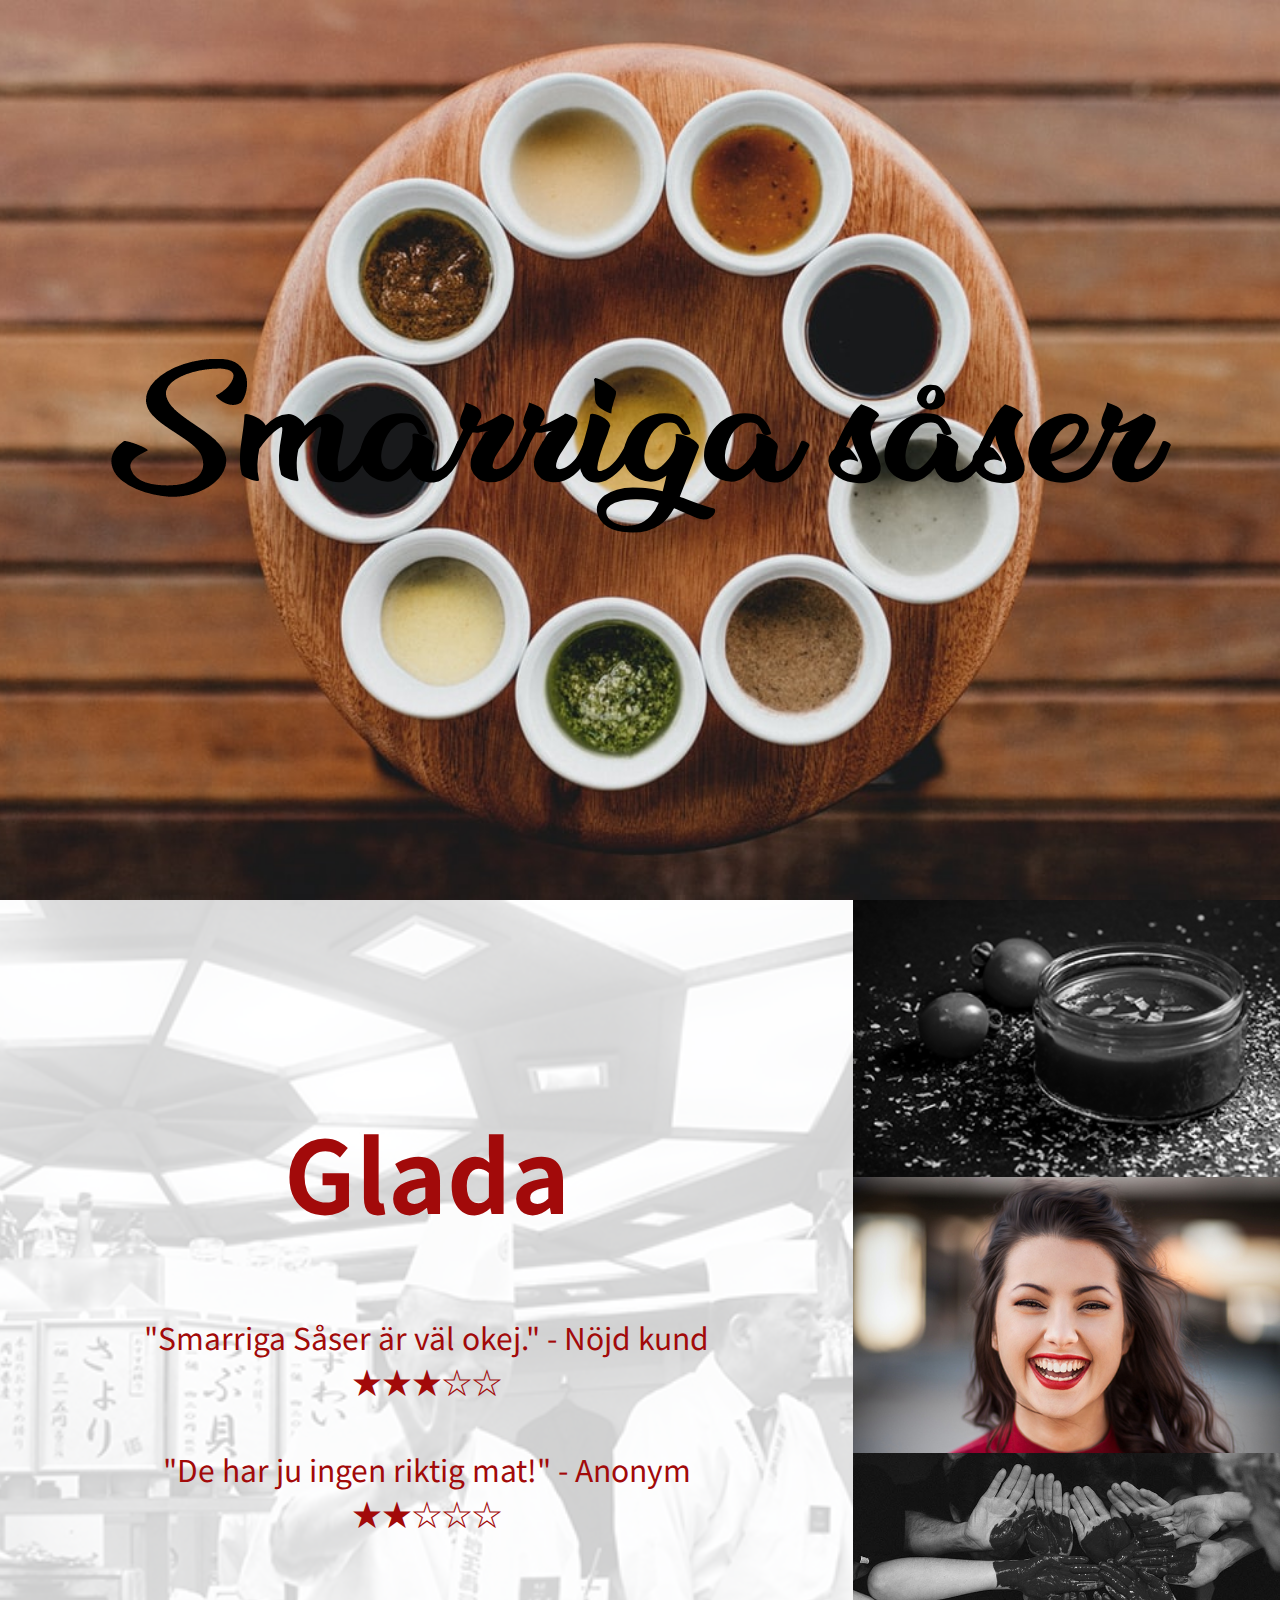
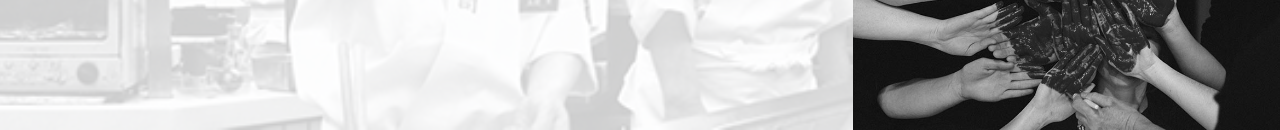
<file: index.html>
<!DOCTYPE html>
<html lang="en">
<head>
    <meta charset="UTF-8">
    <meta name="viewport" content="width=device-width, initial-scale=1.0">
    <link rel="stylesheet" href="css/style.css">
    <title>Smarriga Såser</title>
</head>
<body>
    
    <nav id="navbar">
        <ul id="nav">
            <li>
                <img src="img/logo.png" alt="logo">
            </li>
            <li id="index">
                <a href="index.html">Hem</a>
            </li>    
            <li id="menu">
                <a href="menu.html">Meny</a>
            </li>
            <li id="about">
                <a href="about.html">Om oss</a>
            </li>
        </ul>
    </nav>

    <div id="gridWrapper">
        <main id="landingPage">
            <h1 id="mainHeader"><img src="img/smarriga_saser.png" alt="Smarriga Såser"></h1>
        </main>
        
        <section id="imageGrid">
            <div class="hands" id="image-one">
                <img src="img/chefs.jpg" alt="happy chefs">
                <h2 class="hoverHeader"></h2>
                <p class=hoverP></p>
            </div>

            <div class="sauce" id="image-two">
                <img src="img/tomato_sauce.jpg" 
                    onmouseover="hoverImage('image-two'); index = 0; hovering = true;" 
                    onmouseout="hovering = false;"
                    alt = "tomato sauce">
                <h2 class="hoverHeader">Smarriga</h2>
                <p class="hoverP">
                    I vår varierade meny finner du allt från grön till suspekt till brun sås.
                    Våra såser innehåller endast ingredienser med allra högsta kvalitet,
                    vilket bidrar till deras orgasmiska smak.
                </p>
            </div>

            <div class="happyCustomer" id="image-three">
                <img src="img/happy_customer.jpg" 
                    onmouseover="hoverImage('image-three'); index = 1; hovering = true;" 
                    onmouseout="hovering = false;"
                    alt = "smiling woman">
                <h2 class="hoverHeader">Glada</h2>
                <p class="hoverP">
                    "Smarriga Såser är väl okej." - Nöjd kund
                    <br> 
                    ★★★☆☆
                <br/><br/>
                    "De har ju ingen riktig mat!" - Anonym
                    <br> 
                    ★★☆☆☆
                </p>
            </div>

            <div class="hands" id="image-four">
                <img src="img/hands.jpg" 
                    onmouseover="hoverImage('image-four'); index = 2; hovering = true;" 
                    onmouseout="hovering = false;"
                    alt = "hands forming a heart">
                <h2 id="hoverHeader">Kärleksfulla</h2>
                <p id="hoverP">
                    All sås är framtagen av våra professionella kockar med en rejäl dos kärlek.
                    Titta förbi köket och ge lite kärlek du med!
                </p>
            </div>

        </section>
         
    </div>

    <script src="js/index.js"></script>
    <script src="js/navbar.js"></script>
</body>
</html>
</file>
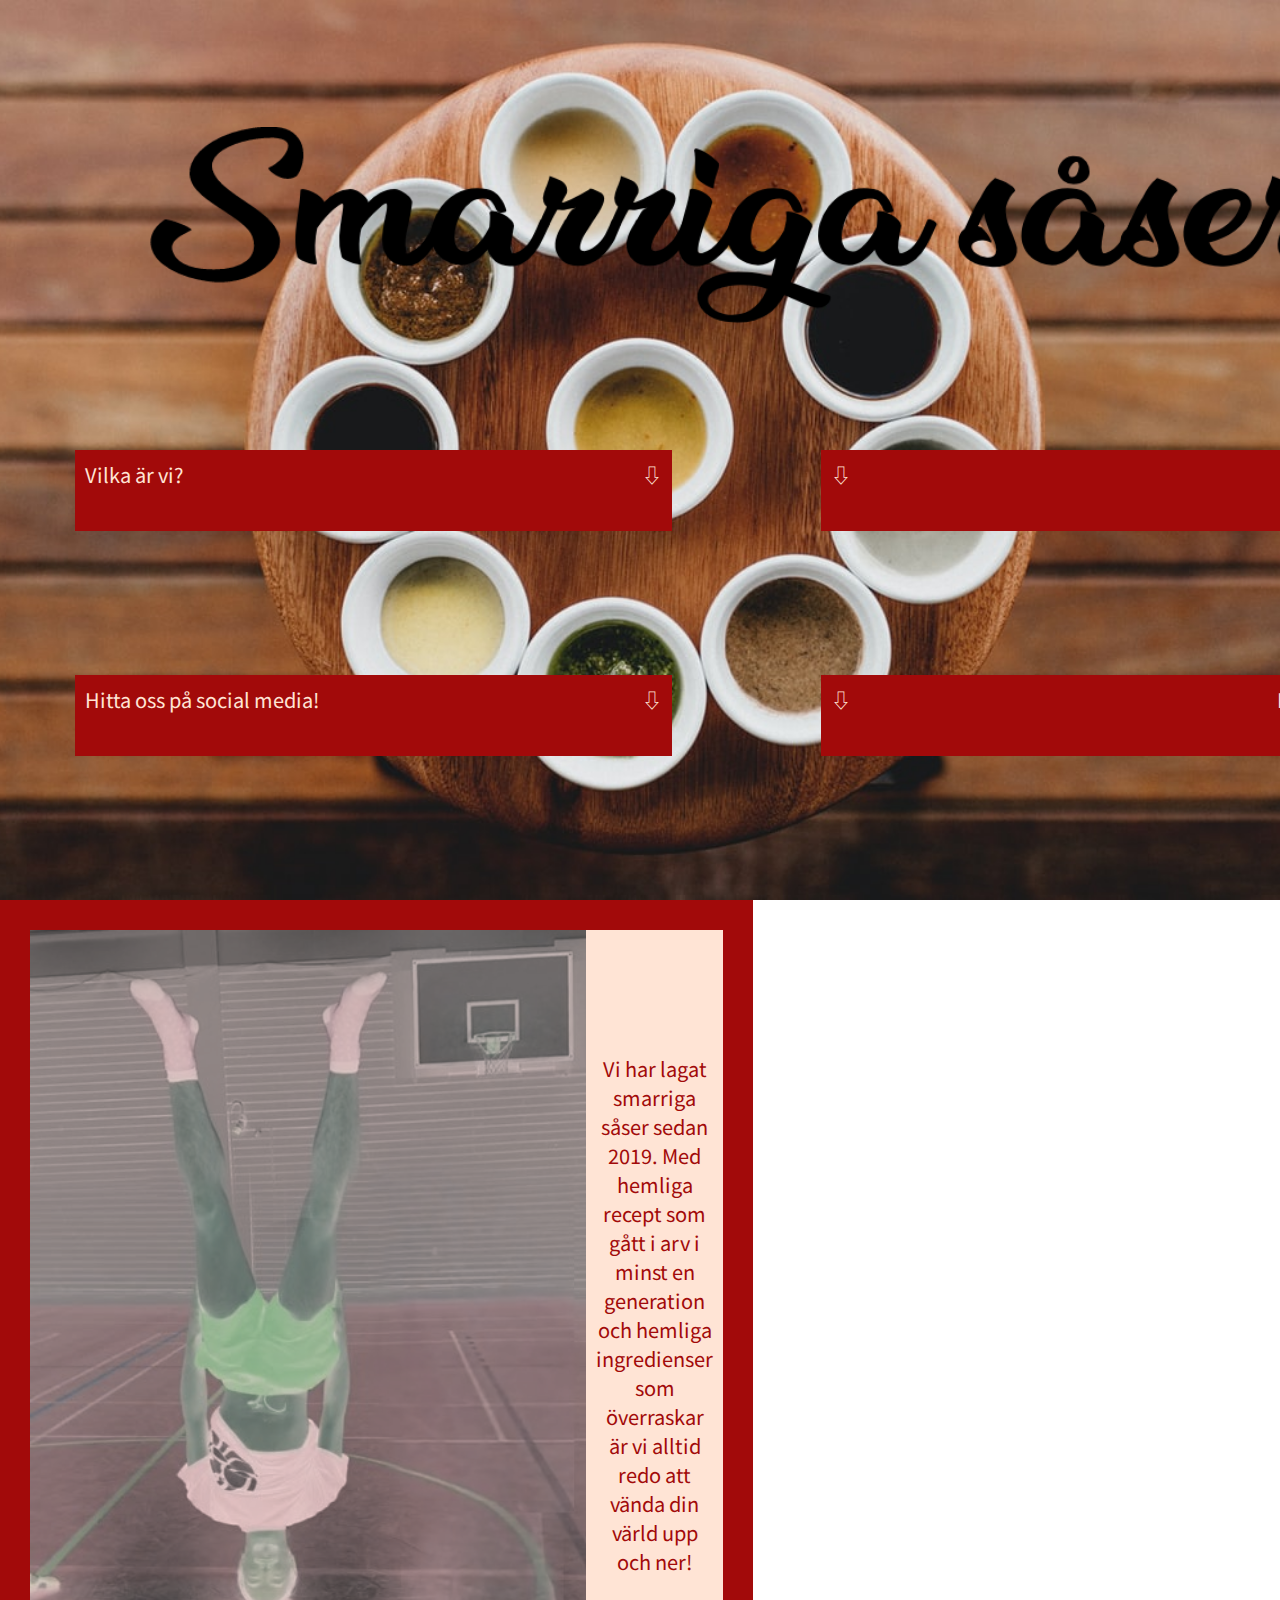
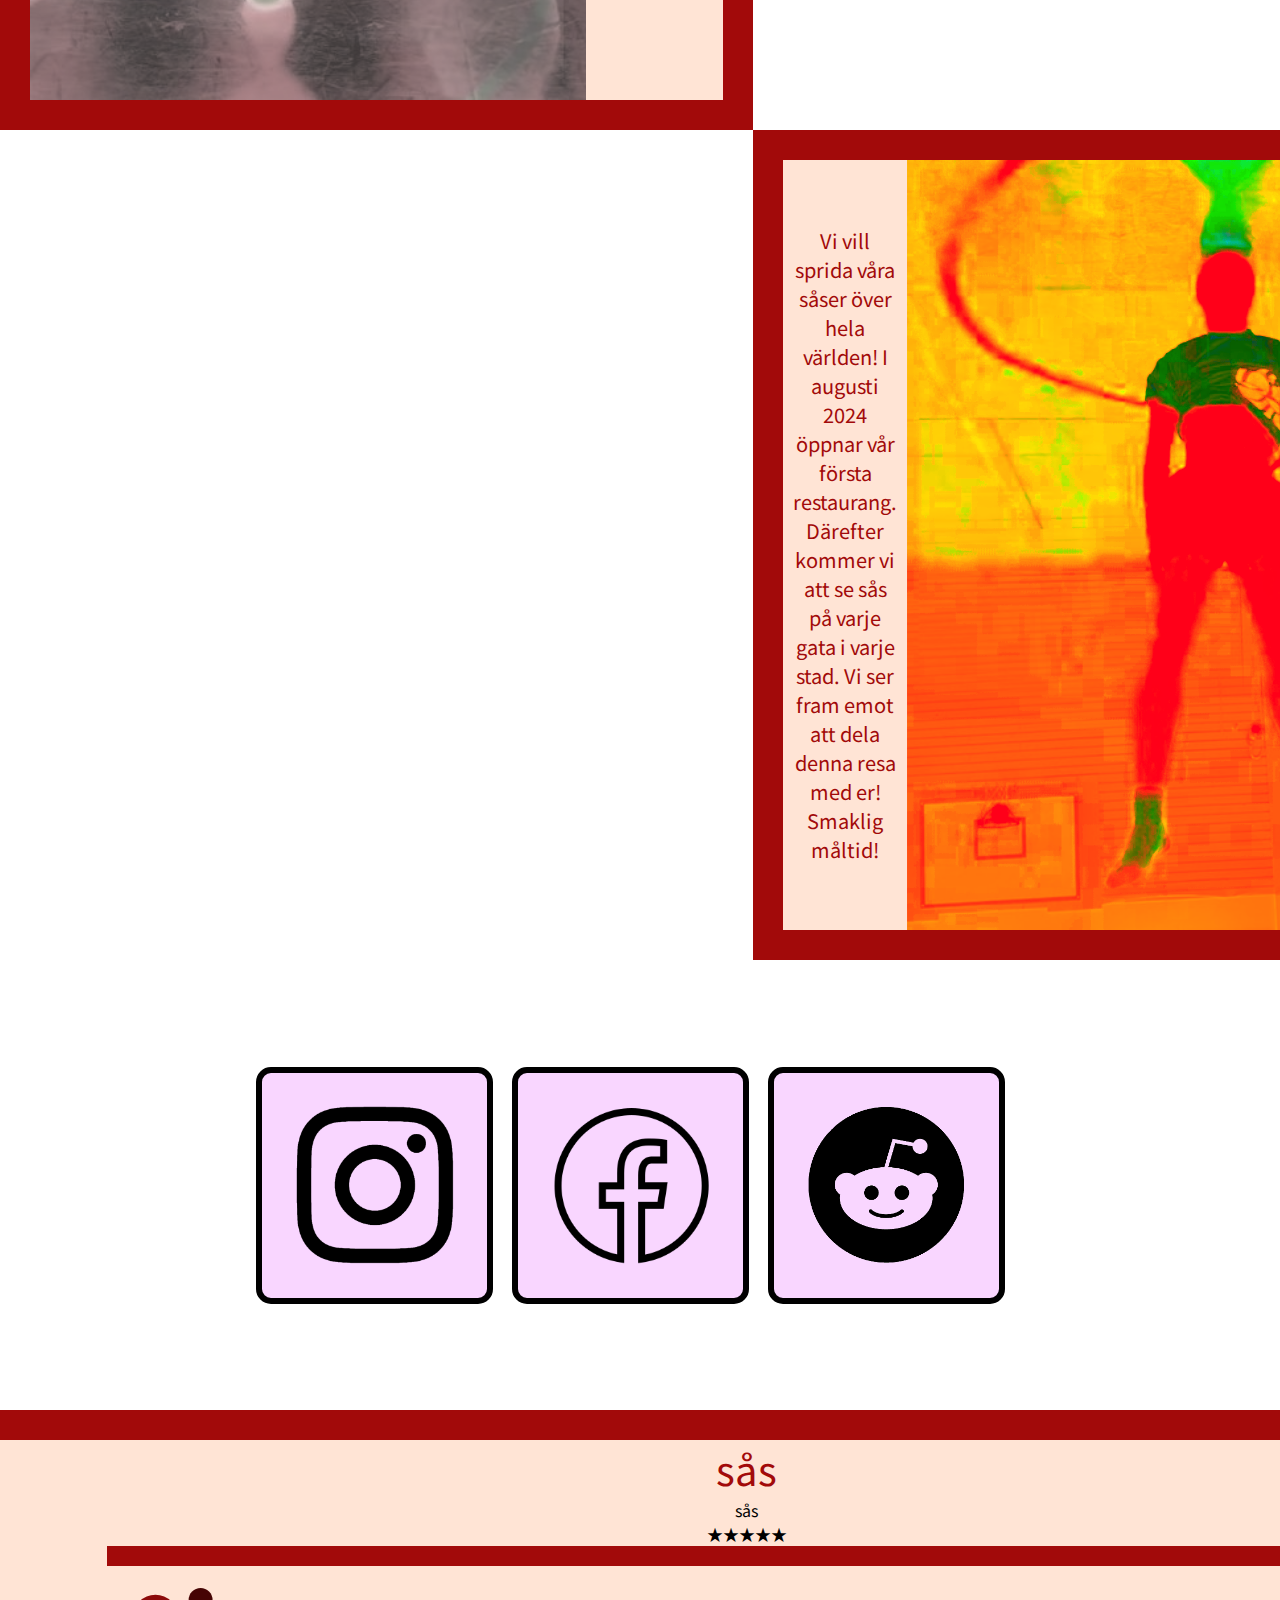
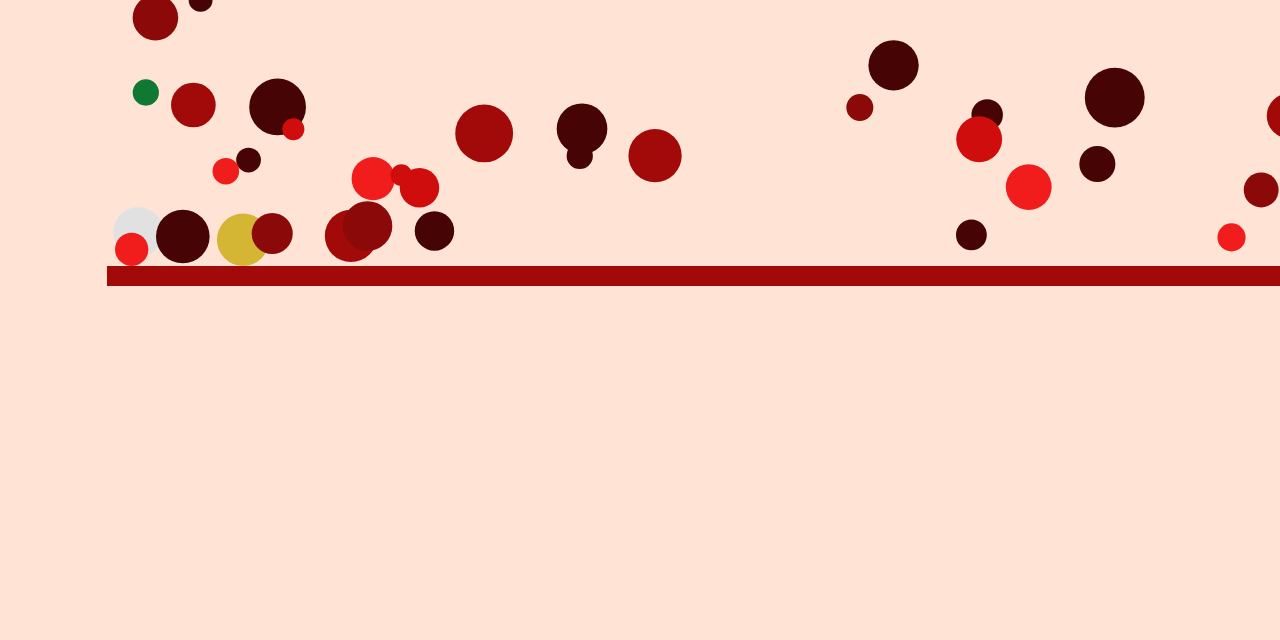
<file: about.html>
<!DOCTYPE html>
<html lang="en">
<head>
    <meta charset="UTF-8">
    <meta name="viewport" content="width=device-width, initial-scale=1.0">
    <link rel="stylesheet" href="css/style.css">
    <title>Om oss</title>
</head>
<body id="about">
    <nav id="navbar">
        <ul id="nav">
            <li>
                <img src="img/logo.png" alt="logo">
            </li>
            <li id="index">
                <a href="index.html">Hem</a>
            </li>    
            <li id="menu">
                <a href="menu.html">Meny</a>
            </li>
            <li id="link-about">
                <a href="about.html">Om oss</a>
            </li>
        </ul>
    </nav>

    <div id="aboutGridWrapper">
        <main id="landing">
            <img src="img/smarriga_saser.png" alt="Smarriga Såser">
        </main>
        <section id="links">
            <div id="who-are-we" class="link-div" onclick="scrollWho()">
                <p>Vilka är vi?</p>
                <span>&#8681;</span>
            </div>
            
            <div id="vision" class="link-div" onclick="scrollVision()">
                <span>&#8681;</span>
                <p>Vår vision</p>
            </div>
            
            <div id="social-media" class="link-div" onclick="scrollSocialMedia()">
                <p>Hitta oss på social media!</p>
                <span>&#8681;</span>
            </div>
            <div id="reviews" class="link-div" onclick="scrollReviews()">
                <span>&#8681;</span>
                <p>Nöjda kunder!</p>
            </div>

        </section>
        <aside id="who">
            <img src="img/headstand.jpg" alt="man standing on head">
            <p>
                Vi har lagat smarriga såser sedan 2019.
                Med hemliga recept som gått i arv i minst en generation
                och hemliga ingredienser som överraskar
                är vi alltid redo att vända din värld upp och ner!
            </p>
        </aside>
        <aside id="our-vision">
            <p>
                Vi vill sprida våra såser över hela världen!
                I augusti 2024 öppnar vår första restaurang. Därefter kommer
                vi att se sås på varje gata i varje stad.
                Vi ser fram emot att dela denna resa med er!
                Smaklig måltid!
            </p>
            <img src="img/headstand.jpg" alt="man standing on head">
            
        </aside>   
        <div id="our-social-media">
            
            <a href="https://www.instagram.com/smarrigasaser">
                <div id="instagram">
                    <img src="img/instagram_minimalist.png" alt="instagram logo">
                </div>
            </a>

            <a href="https://www.facebook.com/smarrigasaser">
                <div id="facebook">
                    <img src="img/facebook_minimalist.png" alt="facebook logo">
                </div>
            </a>

            <a href="https://www.reddit.com/r/smarrigasaser">
                <div id="reddit">
                    <img src="img/reddit_minimalist.png" alt="reddit logo">
                </div>
            </a>
        </div>
        <section id="our-reviews">
            <header id="review_header_1" class="review-header"></header>
            <p id="review_body_1" class="review-body"></p>
            <p id="review_stars_1"></p>
            <canvas id="review-canvas"></canvas>
        </section>

    </div>

    
    
    <script src="js/about.js"></script>
    <script src="js/navbar.js"></script>
</body>
</html>
</file>
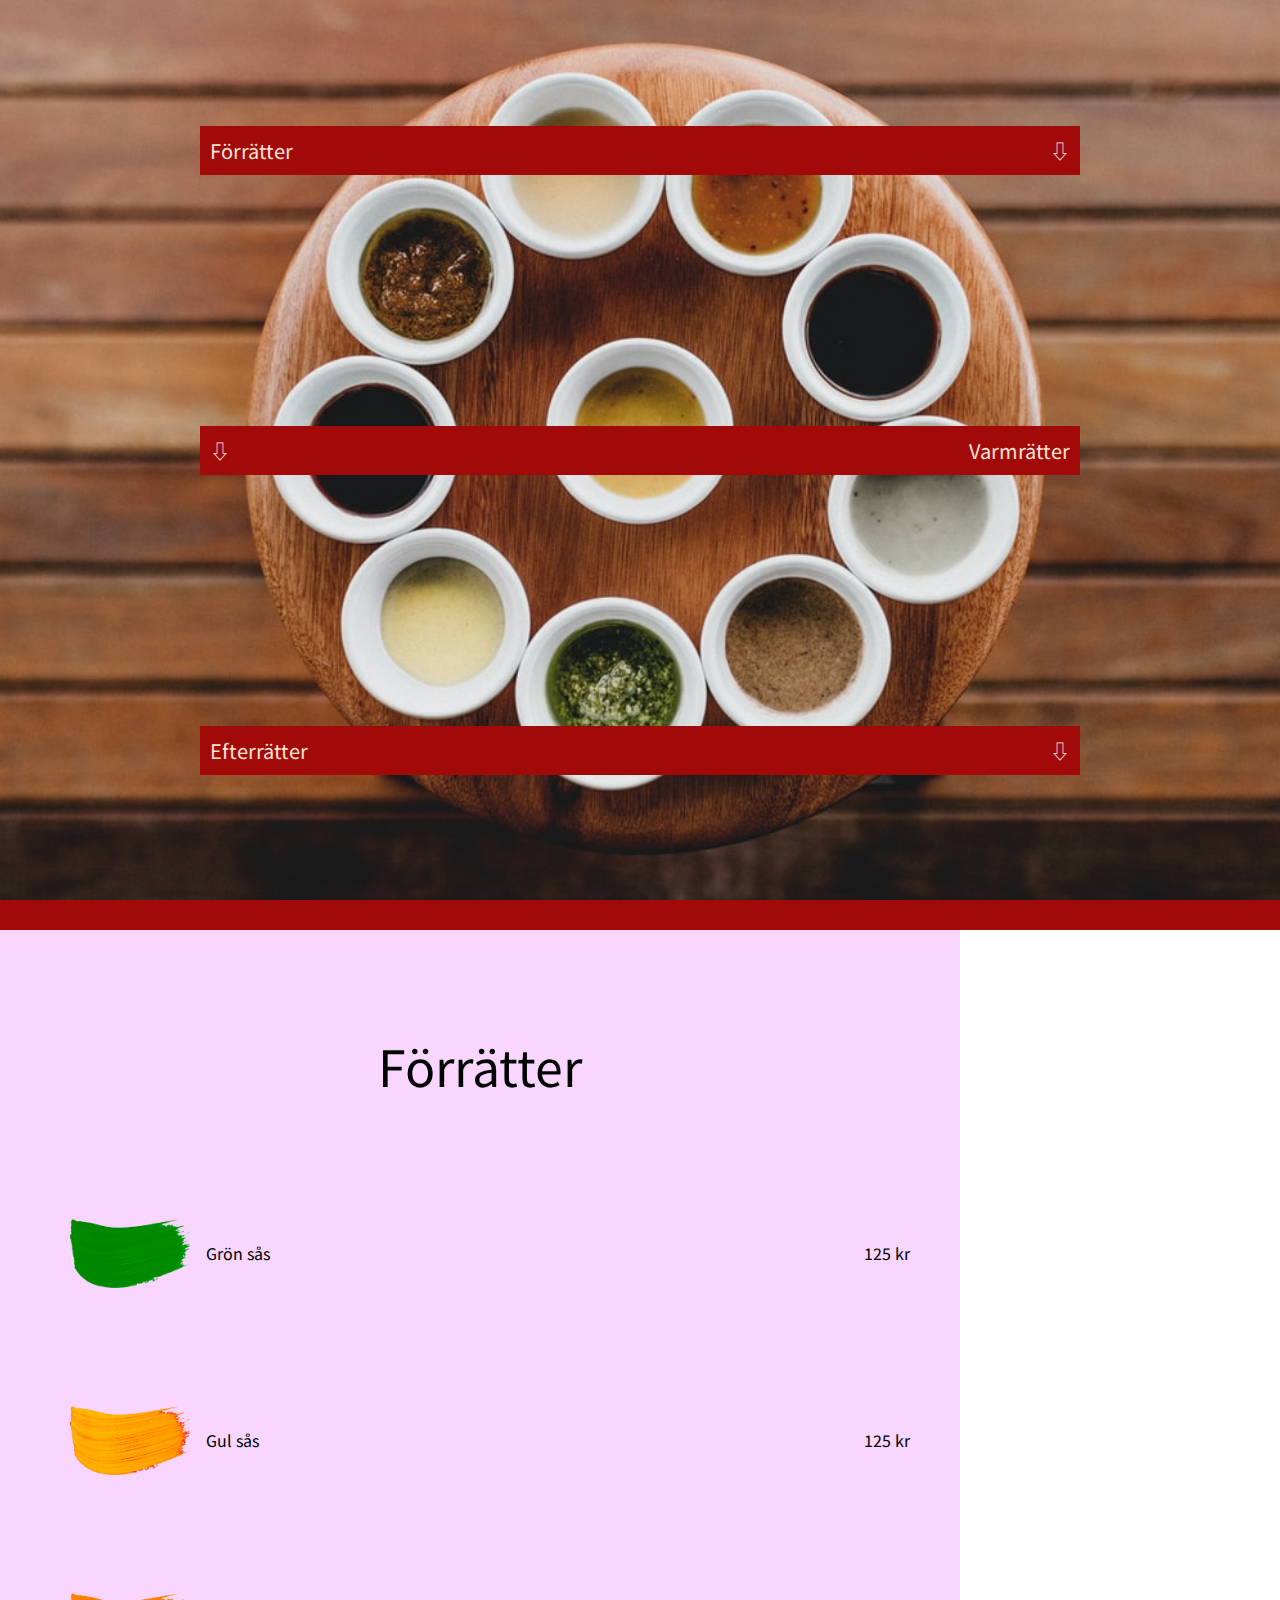
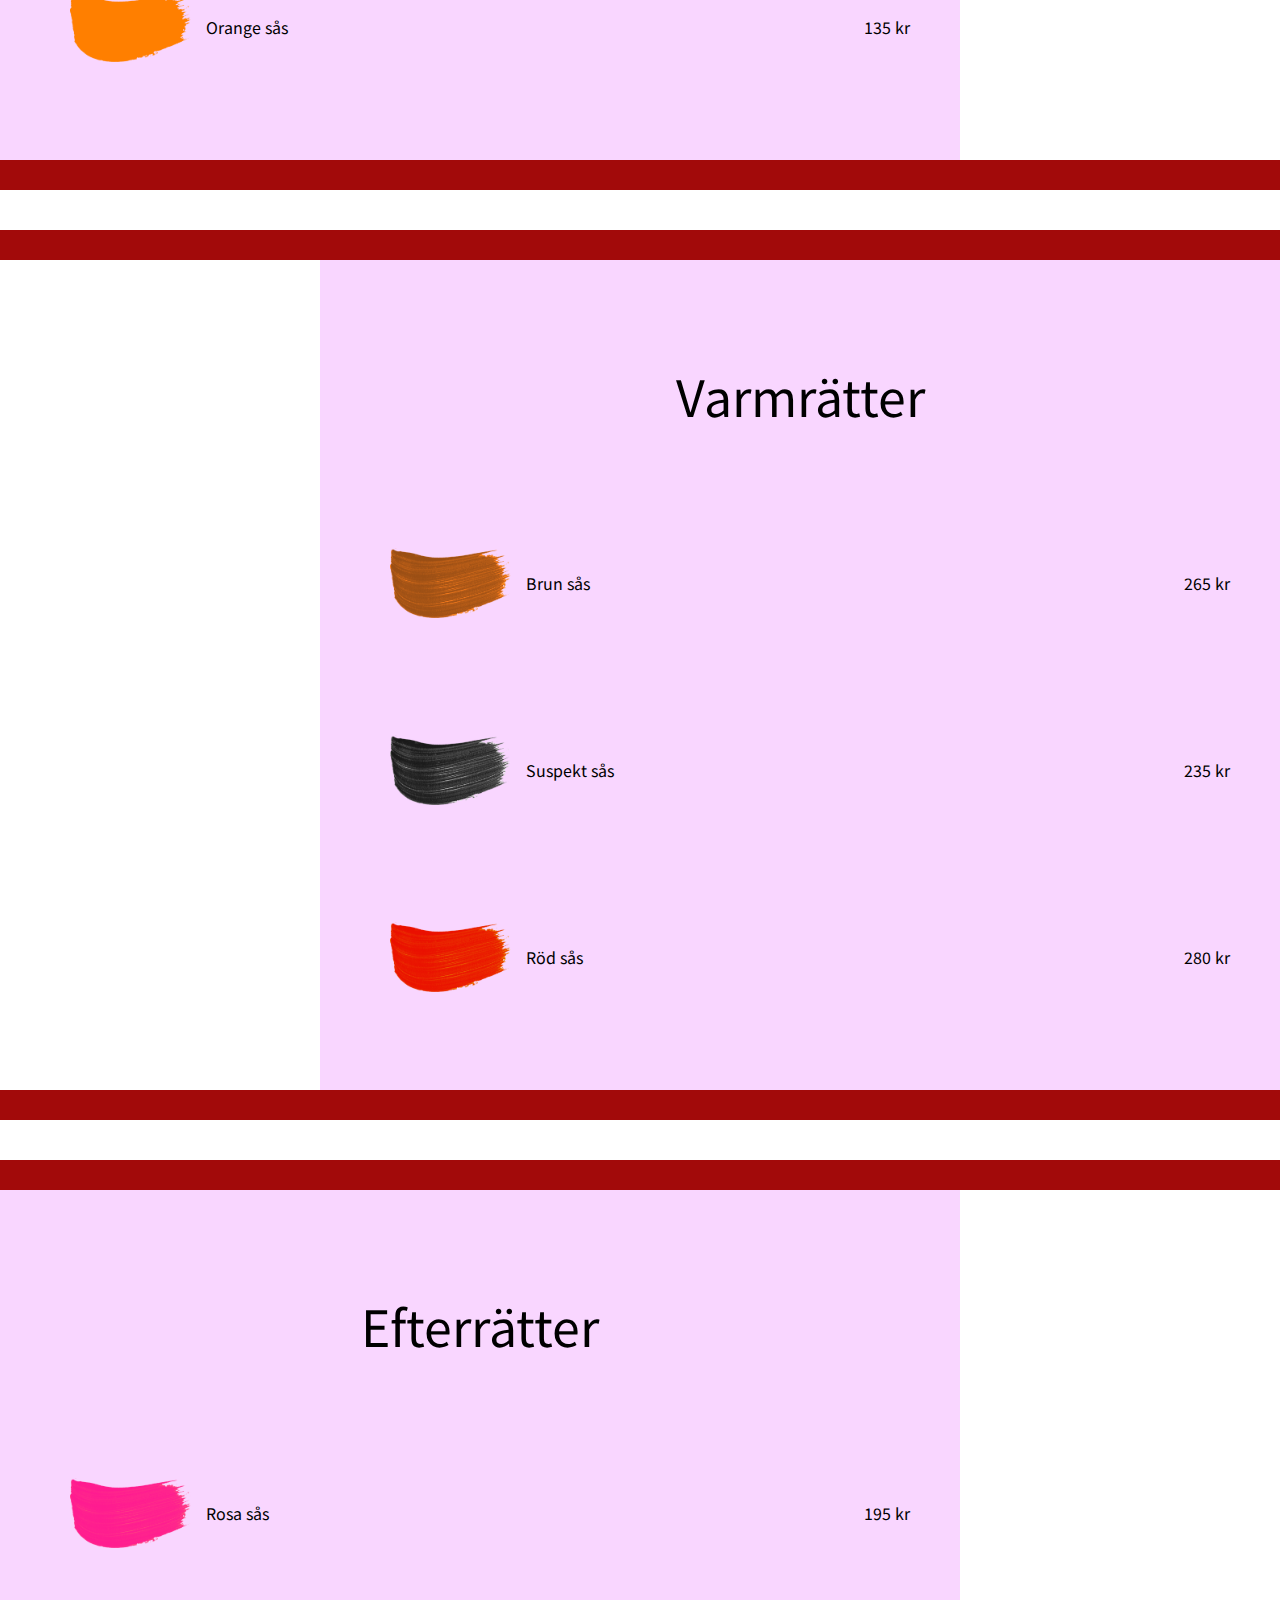
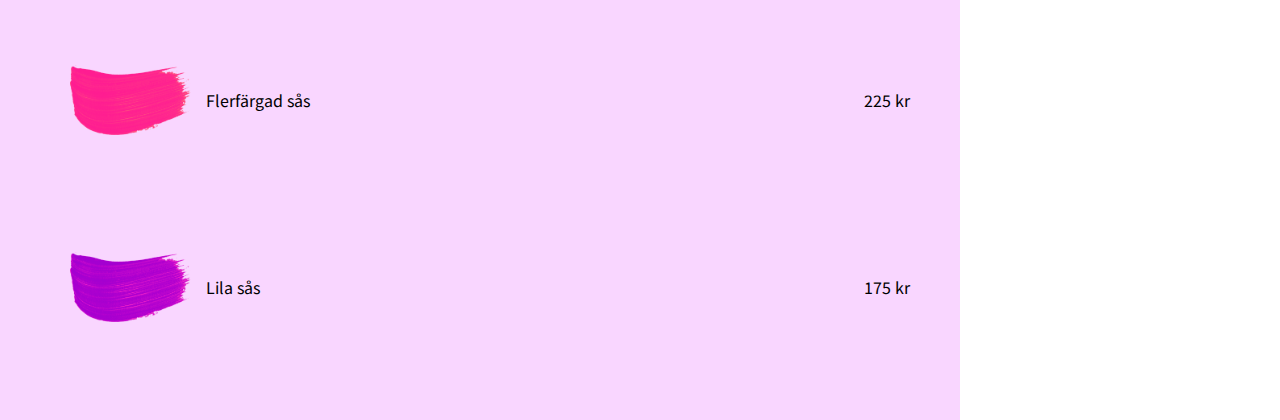
<file: menu.html>
<!DOCTYPE html>
<html lang="en">
<head>
    <meta charset="UTF-8">
    <meta name="viewport" content="width=device-width, initial-scale=1.0">
    <title>Menu</title>
    <link rel="stylesheet" href="css/style.css">
</head>
<body id="menu">
    <nav id="navbar">
        <ul id="nav">
            <li>
                <img src="img/logo.png" alt="logo">
            </li>
            <li>
                <a href="index.html">Hem</a>
            </li>    
            <li>
                <a href="menu.html">Meny</a>
            </li>
            <li>
                <a href="about.html">Om oss</a>
            </li>
        </ul>
    </nav>

    <div id="gridWrapperMenu">
        <main id="landing">
            <div id="link-apetizers" class="link-div" onclick="scrollApetizers()">
                <p>Förrätter</p>
                <span>&#8681;</span>
            </div>
            
            <div id="link-hotfood" class="link-div" onclick="scrollMaincourse()">
                <span>&#8681;</span>
                <p>Varmrätter</p>
            </div>
            
            <div id="link-afterfood" class="link-div" onclick="scrollDesert()">
                <p>Efterrätter</p>
                <span>&#8681;</span>
            </div>
            
        </main>
        <div id="break"></div>
        <div id="break2"></div>
        <div id="break3"></div>
        <section id="apetizers" class="menu-section">
            <p class="menuHeader">Förrätter</p>

            <div class="menuItem">
                <img src="img/paint_stroke_monochrome.png" id="green" alt = "green sauce">
                <p class="item">Grön sås</p>
                <p class="price">125 kr</p>
            </div>

            <div class="menuItem">
                <img src="img/paint_stroke_monochrome.png" id="yellow" alt="yellow sauce">
                <p class="item">Gul sås</p>
                <p class="price">125 kr</p>
            </div>

            <div class="menuItem">
                <img src="img/paint_stroke_monochrome.png" id="orange" alt="orange sauce">
                <p class="item">Orange sås</p>
                <p class="price">135 kr</p>
            </div>
        </section>
        <section id="hotfood" class="menu-section">
            <p class="menuHeader">Varmrätter</p>
            <div class="menuItem">
                <img src="img/paint_stroke_monochrome.png" id="brown" alt="brown sauce">
                <p class="item">Brun sås</p>
                <p class="price">265 kr</p>
            </div>

            <div class="menuItem">
                <img src="img/paint_stroke_monochrome.png" id="suspect" alt="suspect sauce">
                <p class="item">Suspekt sås</p>
                <p class="price">235 kr</p>
            </div>

            <div class="menuItem">
                <img src="img/paint_stroke_monochrome.png" id="red" alt="red sauce">
                <p class="item">Röd sås</p>
                <p class="price">280 kr</p>
            </div>
        </section>
        <section id="afterfood" class="menu-section">
            <p class="menuHeader">Efterrätter</p>
            <div class="menuItem">
                <img src="img/paint_stroke_monochrome.png" id="pink" alt="pink sauce">
                <p class="item">Rosa sås</p>
                <p class="price">195 kr</p>
            </div>

            <div class="menuItem">
                <img src="img/paint_stroke_monochrome.png" id="gradientColorSauce" alt="multicolored sauce">
                <p class="item">Flerfärgad sås</p>
                <p class="price">225 kr</p>
            </div>

            <div class="menuItem">
                <img src="img/paint_stroke_monochrome.png" id="purple" alt="purple sauce">
                <p class="item">Lila sås</p>
                <p class="price">175 kr</p>
            </div>
        </section>
    </div>
    <script src="js/navbar.js"></script>
    <script src="js/menu.js"></script>
    
</body>
</html>
</file>
<file: css/style.css>
@import url('https://fonts.googleapis.com/css2?family=Noto+Sans+JP:wght@300;500&display=swap');


* {
    margin: 0;
    font-family: 'Noto Sans JP', sans-serif;
    --color1: #a20a0a;
    --color2: #FFE4D5;
    --color3: #799351;
    --color4: #F9D6FF;   
    scroll-behavior: smooth;
}

img {
    width: 100%;
    height: 100%;
    object-fit: cover;
    object-position: center;
}

#navbar {
    z-index: 10;
    position: fixed;
    width: 100%;
    height: 70px;
    filter: opacity(0%);
    border: solid;
    border-width: 0px 0px 4px 0px;
    border-color: var(--color1);
}

#navbar ul {
    height: 100%;
    position: relative;
    list-style-type: none;
    padding: 0;
    display: flex;
}

#navbar ul li {
    flex: 1;
    text-align: center;
    background-color: var(--color2);
}

#navbar ul li {
    display: flex;
    align-items: center;
    justify-content: center;
}

#navbar ul img {
    width: auto;
    height: 60px;
    object-fit: contain;
    margin-left: 5px;
}

#navbar ul a {
    transition: color 400ms;
    display: flex;
    align-items: center;
    justify-content: center;
    width: 100%;
    height: 100%;
    text-decoration: none;
    color: #090909;
}

#navbar ul a:hover {
    color: var(--color1);
}

#gridWrapper {
    display: grid;
    grid-template-rows: 100vh calc(100vh - 70px);
    max-width: 100%;
}

#gridWrapper #landingPage {
    background-image: url("../img/sauce_bigresolution.jpg");
    background-position: center;
    background-size: cover;
    background-attachment: fixed;
    display: flex;
    align-items: center;
    justify-content: space-around;
}

@keyframes dropshadow-color {
    0% {
        filter: drop-shadow(5px 5px 5px var(--color1));
    }
    20% {
        filter: drop-shadow(5px 5px 5px var(--color2));
    }
    40% {
        filter: drop-shadow(5px 5px 5px var(--color3));
    }
    60% {
        filter: drop-shadow(5px 5px 5px var(--color4));
    }
    80% {
        filter: drop-shadow(5px 5px 5px var(--color2));
    }
    100% {
        filter: drop-shadow(5px 5px 5px var(--color1));
    }
}

#gridWrapper #landingPage #mainHeader {
    animation: dropshadow-color;
    animation-duration: 10s;
    animation-iteration-count: infinite;
}

#gridWrapper #about {
    display: grid;
    grid-template-columns: 1fr 1fr;
}

#gridWrapper #about #section-left {
    background-color: var(--color2);
}

#gridWrapper #about #section-right {
    background-color: var(--color4);
}


/* Image grid */
#gridWrapper #imageGrid {
    display: grid;
    grid-template-columns: 2fr 1fr;
    grid-template-rows: 1fr 1fr 1fr;

    grid-template-areas: 
    "a1 a2"
    "a1 a3"
    "a1 a6";

}

#imageGrid #image-one h2 {
    z-index: 8;
    color: black;
    font-size: 100px;
    position: absolute;
    top: 50%;
    left: 50%;
    transform: translate(-50%, -150%);
    color: var(--color1);
}

#imageGrid #image-one p {
    width: 50vw;
    z-index: 8;
    color: black;
    font-size: 30px;
    position: absolute;
    top: 50%;
    left: 50%;
    transform: translate(-50%, -0%);
    color: var(--color1);
}

#gridWrapper #imageGrid div {
    overflow: hidden;
}

#gridWrapper #imageGrid img {
    transition: filter 0.5s;
    filter: grayscale(1) opacity(0.5);
}

#imageGrid #image-one {
    grid-area: a1;
    text-align: center;
    position: relative;
}

#gridWrapper leg {
    background-color: var(--color2);
    display: flex;
    align-items: center;
    justify-content: space-around;
    font-size: 30px;
}


#gridWrapper #footer {
    display: flex;
    justify-content: space-evenly;
}

#gridWrapper #footer div {
    flex: 1;
}


/* menu */

#menu #gridWrapperMenu {
    transition: background-image 1s;
    display: grid;
    grid-template-rows: 100vh 30px repeat(2, calc(100vh - 70px) 100px) calc(100vh - 70px);
    grid-template-columns: 1fr 2fr 1fr;
    grid-template-areas: 
        "la la la"
        "br br br"
        "fr fr qq"
        "aa aa aa"
        "b2 vr vr"
        "bb bb bb"
        "er er b3"
    ;
    background-position: center;
    background-size: cover;
    background-attachment: fixed;
    background-image:
    linear-gradient(black, white),
    url("../img/sauce_bigresolution.jpg")
    ;
    background-blend-mode: saturation;
    max-width: 100%;
}

#menu #gridWrapperMenu #landing {
    grid-area: la;
    display: flex;
    flex-direction: column;
    height: 100%;
    justify-content: space-around;
    align-items: center;
    background-position: center;
    background-size: cover;
    background-attachment: fixed;
    background-image: url("../img/sauce_bigresolution.jpg"); 
}

#menu #gridWrapperMenu #break {
    grid-area: br;
    background-color: var(--color1);
}

#menu #gridWrapperMenu #break3, #menu #gridWrapperMenu #break2 {
    border: solid;
    border-width: 30px 0px;
    border-color: var(--color1);
    background-position: center;
    background-size: cover;
    background-attachment: fixed;
    background-image: url("../img/sauce_bigresolution.jpg"); 
}

#menu #gridWrapperMenu #break3 {
    grid-area: aa;
}

#menu #gridWrapperMenu #break2 {
    grid-area: bb;
}

#menu #gridWrapperMenu #landing a {
    text-decoration: none;
}

#menu #gridWrapperMenu #landing .link-div, #about #aboutGridWrapper #links .link-div {
    transition: color, background-color 0.2s;
    display: flex;
    flex-direction: row;
    font-size: 20px;
    width: calc(100vw - 400px);
    background-color: var(--color1);
    color: var(--color2);
}

.link-div#link-hotfood {
    text-align: right;
}

.link-div * {
    padding: 10px;
}

#menu #gridWrapperMenu #landing .link-div p, #about #aboutGridWrapper #links .link-div p {
    flex: 1;
}

#menu #gridWrapperMenu #landing .link-div:hover, #about #aboutGridWrapper #links .link-div:hover {
    color: var(--color1);
    background-color: var(--color2);
}

#menu section#apetizers {
    grid-area: fr;
    background-color: var(--color4);
}

#menu section#hotfood {
    grid-area: vr;
    background-color: var(--color4);
}

#menu section#afterfood {
    grid-area: er;
    background-color: var(--color4);
}

#menu .menu-section {
    display: flex;
    flex-direction: column;
    justify-content: space-around;
    padding-bottom: 40px;
}

.menu-section .menuItem {
    display: flex;
    justify-content: space-evenly;
    align-items: center;
}

.menu-section .menuHeader {
    margin-top: 40px;
    text-align: center;
    font-size: 50px;
}

.menu-section .menuItem p.item {
    width: 300px;
    margin: 15px;
}

.menu-section .menuItem p.price {
    flex: 2;
    text-align: right;
    margin-right: 50px;
}

.menu-section .menuItem img {
    object-fit: fill;
    height: 70px;
    width: auto;
    margin-left: 70px;
}

/* Bra verktyg för att hitta rätt filter för rätt färg: https://codepen.io/sosuke/pen/Pjoqqp */
/* Bra verktyg för att hitta nice hex-koder: https://www.color-hex.com/color-names.html */
.menu-section .menuItem img#green {
    filter: invert(25%) sepia(89%) saturate(6711%) hue-rotate(122deg) brightness(96%) contrast(107%);
}

.menu-section .menuItem img#yellow {
    filter: invert(93%) sepia(42%) saturate(5597%) hue-rotate(355deg) brightness(108%) contrast(107%);
}

.menu-section .menuItem img#orange {
    filter: invert(50%) sepia(82%) saturate(2224%) hue-rotate(0deg) brightness(105%) contrast(101%);
}

.menu-section .menuItem img#brown {
    filter: invert(30%) sepia(8%) saturate(5499%) hue-rotate(347deg) brightness(98%) contrast(94%);
}

.menu-section .menuItem img#red {
    filter: invert(15%) sepia(85%) saturate(3932%) hue-rotate(354deg) brightness(85%) contrast(119%);
}

.menu-section .menuItem img#pink {
    filter: invert(25%) sepia(95%) saturate(5355%) hue-rotate(317deg) brightness(104%) contrast(101%);
}

.menu-section .menuItem img#gradientColorSauce {
    transition: filter 10ms;
    filter: invert(15%) sepia(85%) saturate(3932%) hue-rotate(354deg) brightness(85%) contrast(119%);
}

.menu-section .menuItem img#purple {
    filter: invert(20%) sepia(88%) saturate(4341%) hue-rotate(278deg) brightness(77%) contrast(138%);
}


/* about */

#about #aboutGridWrapper {
    display: grid;
    grid-template-rows: 50vh 50vh calc(100vh - 70px) calc(100vh - 70px) 50vh calc(100vh - 70px);
    grid-template-columns: 1fr 1fr;
    grid-template-areas: 
        "la la"
        "li li"
        "wh aa"
        "bb vi"
        "so so"
        "re re"
    ;
    background-position: center;
    background-size: cover;
    background-attachment: fixed;
    background-image: url("../img/sauce_bigresolution.jpg");
    max-width: 100%;
}

#about #landing {
    grid-area: la;
    display: flex;
    align-items: center;
    justify-content: center;
}

#about #landing img {
    width: 80%;
    height: auto;
    object-fit: fill;
    object-position: center;

    animation: dropshadow-color;
    animation-duration: 10s;
    animation-iteration-count: infinite;
}

#about #links {
    grid-area: li;
    display: flex;
    flex-wrap: wrap;
    justify-content: space-around;
}

#about #aboutGridWrapper #links .link-div {
    width: 40%;
    height: 18%;
}

#links .link-div#vision, #links .link-div#reviews {
    text-align: right;
}

#about #who, #about #our-vision {
    border: solid;
    border-color: var(--color1);
    background-color: var(--color2);
    border-width: 30px;
    display: flex;
    align-items: center;
}

#about #who img {
    height: 100%;
    width: auto;
    filter: invert(78%) sepia(34%) saturate(100%) hue-rotate(314deg) brightness(100%) contrast(101%);
}

#about #our-vision img {
    height: 100%;
    width: auto;
    filter: invert(15%) sepia(42%) saturate(5074%) hue-rotate(353deg) brightness(103%) contrast(101%);
    transform: rotate(180deg);
}

#about #who p, #about #our-vision p {
    color: var(--color1);
    font-size: 20px;
    text-align: center;
    padding: 10px;
}

#about #our-vision {
    grid-area: vi;
    background-color: var(--color2);
}

#about #our-social-media {
    grid-area: so;
    display: flex;
    align-items: center;
}

#our-social-media a {
    width: 0;
    margin-left: 20vw;
    flex: 0;
}

#our-social-media header {
    display: flex;
    align-items: center;
    padding: 0px 20px;
    margin-left: 30px;
    border: solid;
    border-width: 6px;
    border-color: black;
    border-radius: 15px;
    background-color: var(--color4);
    height: 25vh;
}

#our-social-media div {
    display: flex;
    align-items: center;
    justify-content: center;
    height: 25vh;
    width: 25vh;
    border: solid;
    border-width: 6px;
    border-color: black;
    border-radius: 15px;
    background-color: var(--color4);
}

#our-social-media div img {
    transition: transform 0.5s;
    height: 70%;
    width: auto;
    object-fit: fill;
}

#our-social-media div:hover img {
    transition: transform 0.5s;
    transform: rotate(360deg);
}

#about #our-reviews {
    grid-area: re;
    background-color: var(--color2);
    border: solid;
    border-width: 30px 0px 0px 0px;
    border-color: var(--color1);
    text-align: center;
}

#about #our-reviews .review-header {
    color: var(--color1);
    font-size: 40px;
}

#about #our-reviews #review-canvas {
    border: solid;
    border-width: 20px 0px;
    border-color: var(--color1);
}
</file>
